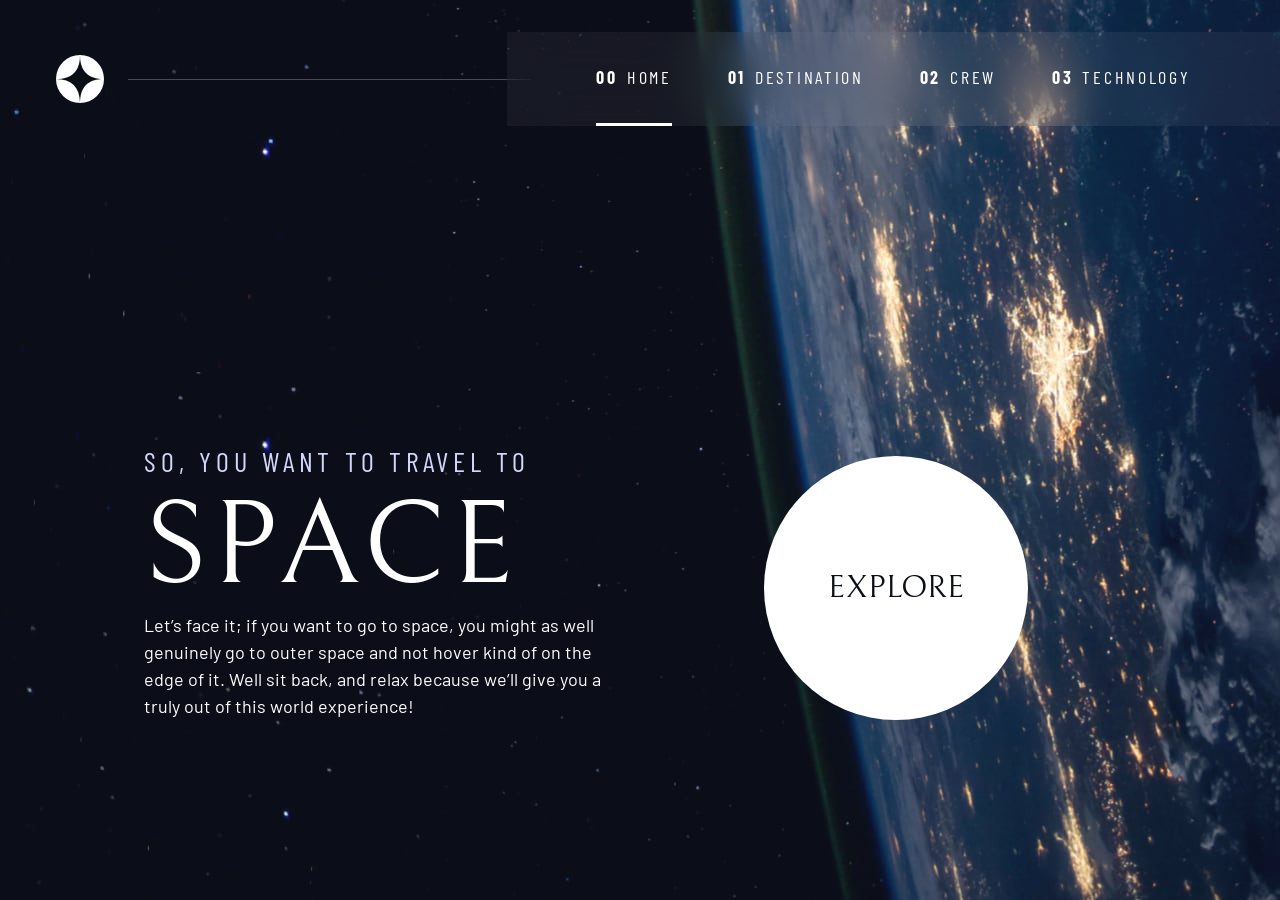
<file: index.html>
<!doctype html>
<html lang="en">
  <head>
    <meta charset="UTF-8" />
    <meta name="viewport" content="width=device-width, initial-scale=1.0" />

    <link
      rel="icon"
      type="image/png"
      sizes="32x32"
      href="./assets/favicon-32x32.png"
    />
    <!-- Google fonts -->
    <link rel="preconnect" href="https://fonts.googleapis.com" />
    <link rel="preconnect" href="https://fonts.gstatic.com" crossorigin />
    <link
      href="https://fonts.googleapis.com/css2?family=Barlow+Condensed:wght@400;700&family=Bellefair&family=Barlow:wght@400;700&display=swap"
      rel="stylesheet"
    />

    <!-- Custom CSS -->
    <link rel="stylesheet" href="index.css" />
    <title>Frontend Mentor | Space tourism website</title>

    <script src="index.js" defer></script>
  </head>
  <body class="home">
    <a class="skip-to-content" href="#main">Skip to content</a>
    <header class="primary-header flex">
      <div>
        <img
          src="./assets/shared/logo.svg"
          alt="Space Tourism Logo"
          class="logo"
        />
      </div>
      <button class="mobile-nav-toggle" aria-controls="primary-navigation">
        <span class="sr-only" aria-expanded="false">Menu</span>
      </button>
      <nav>
        <ul
          id="primary-navigation"
          data-visible="false"
          class="primary-navigation underline-indicators flex"
        >
          <li class="active">
            <a
              class="ff-sans-cond uppercase text-white letter-spacing-2"
              href="index.html"
              ><span aria-hidden="true">00</span>Home</a
            >
          </li>
          <li>
            <a
              class="ff-sans-cond uppercase text-white letter-spacing-2"
              href="destination.html"
              ><span aria-hidden="true">01</span>Destination</a
            >
          </li>
          <li>
            <a
              class="ff-sans-cond uppercase text-white letter-spacing-2"
              href="crew.html"
              ><span aria-hidden="true">02</span>Crew</a
            >
          </li>
          <li>
            <a
              class="ff-sans-cond uppercase text-white letter-spacing-2"
              href="technology.html"
              ><span aria-hidden="true">03</span>Technology</a
            >
          </li>
        </ul>
      </nav>
    </header>

    <main id="main" class="grid-container grid-container--home">
      <div>
        <h1 class="text-accent fs-500 ff-sans-cond uppercase letter-spacing-1">
          So, you want to travel to
          <span class="d-block fs-900 ff-serif text-white">Space</span>
        </h1>
        <p>
          Let’s face it; if you want to go to space, you might as well genuinely
          go to outer space and not hover kind of on the edge of it. Well sit
          back, and relax because we’ll give you a truly out of this world
          experience!
        </p>
      </div>
      <div>
        <a href="#" class="large-button uppercase ff-serif text-dark bg-white"
          >Explore</a
        >
      </div>
    </main>
  </body>
</html>
</file>
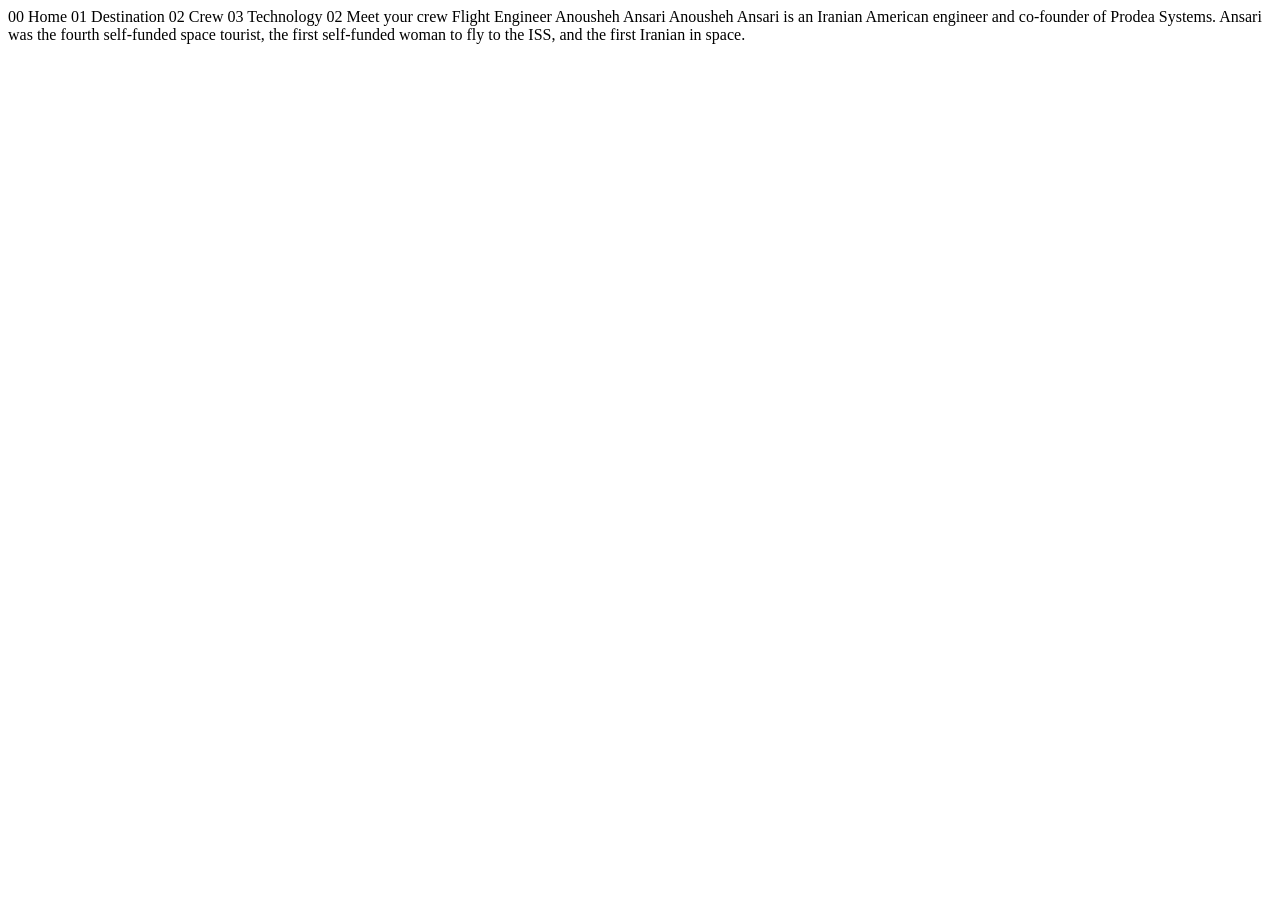
<file: crew-engineer.html>
<!DOCTYPE html>
<html lang="en">
<head>
  <meta charset="UTF-8">
  <meta name="viewport" content="width=device-width, initial-scale=1.0">

  <link rel="icon" type="image/png" sizes="32x32" href="./assets/favicon-32x32.png">
  
  <title>Frontend Mentor | Space tourism website</title>
</head>
<body>

  00 Home
  01 Destination
  02 Crew
  03 Technology

  02 Meet your crew

  Flight Engineer
  Anousheh Ansari

  Anousheh Ansari is an Iranian American engineer and co-founder of Prodea Systems. 
  Ansari was the fourth self-funded space tourist, the first self-funded woman to 
  fly to the ISS, and the first Iranian in space. 
</body>
</html>
</file>
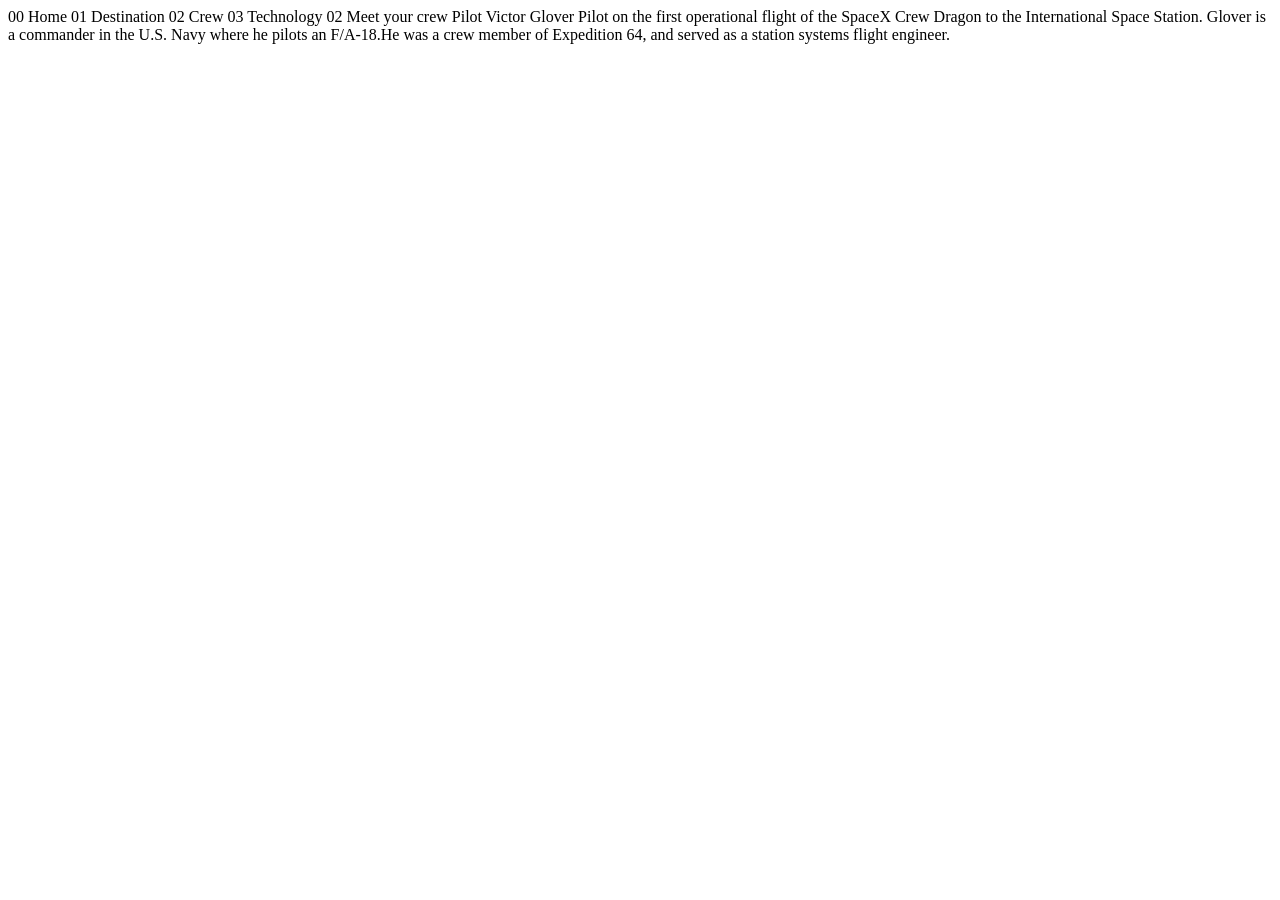
<file: crew-pilot.html>
<!DOCTYPE html>
<html lang="en">
<head>
  <meta charset="UTF-8">
  <meta name="viewport" content="width=device-width, initial-scale=1.0">

  <link rel="icon" type="image/png" sizes="32x32" href="./assets/favicon-32x32.png">
  
  <title>Frontend Mentor | Space tourism website</title>
</head>
<body>

  00 Home
  01 Destination
  02 Crew
  03 Technology

  02 Meet your crew

  Pilot
  Victor Glover

  Pilot on the first operational flight of the SpaceX Crew Dragon to the 
  International Space Station. Glover is a commander in the U.S. Navy where 
  he pilots an F/A-18.He was a crew member of Expedition 64, and served as a 
  station systems flight engineer. 
</body>
</html>
</file>
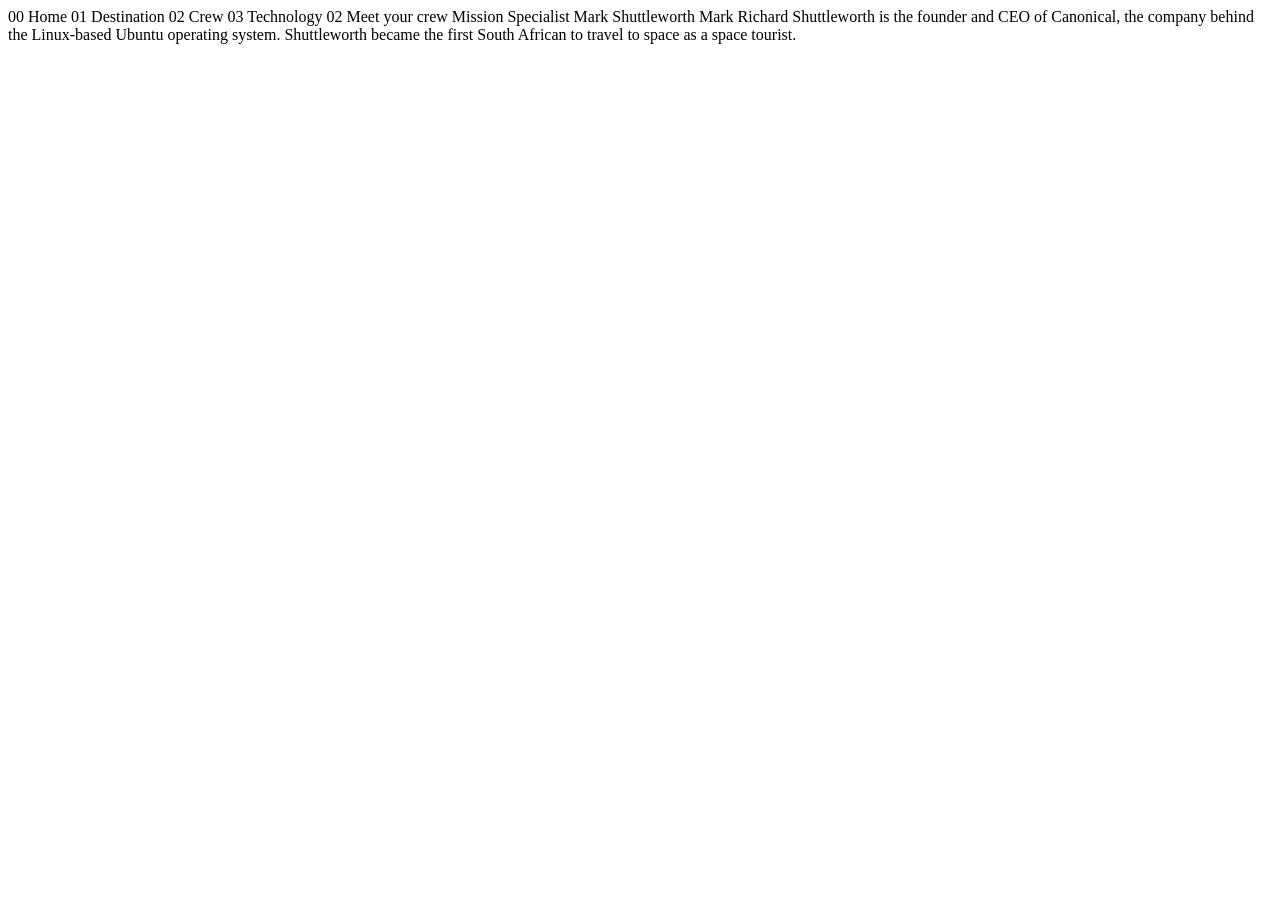
<file: crew-specialist.html>
<!DOCTYPE html>
<html lang="en">
<head>
  <meta charset="UTF-8">
  <meta name="viewport" content="width=device-width, initial-scale=1.0">

  <link rel="icon" type="image/png" sizes="32x32" href="./assets/favicon-32x32.png">
  
  <title>Frontend Mentor | Space tourism website</title>
</head>
<body>

  00 Home
  01 Destination
  02 Crew
  03 Technology

  02 Meet your crew

  Mission Specialist
  Mark Shuttleworth

  Mark Richard Shuttleworth is the founder and CEO of Canonical, the company behind 
  the Linux-based Ubuntu operating system. Shuttleworth became the first South 
  African to travel to space as a space tourist.
</body>
</html>
</file>
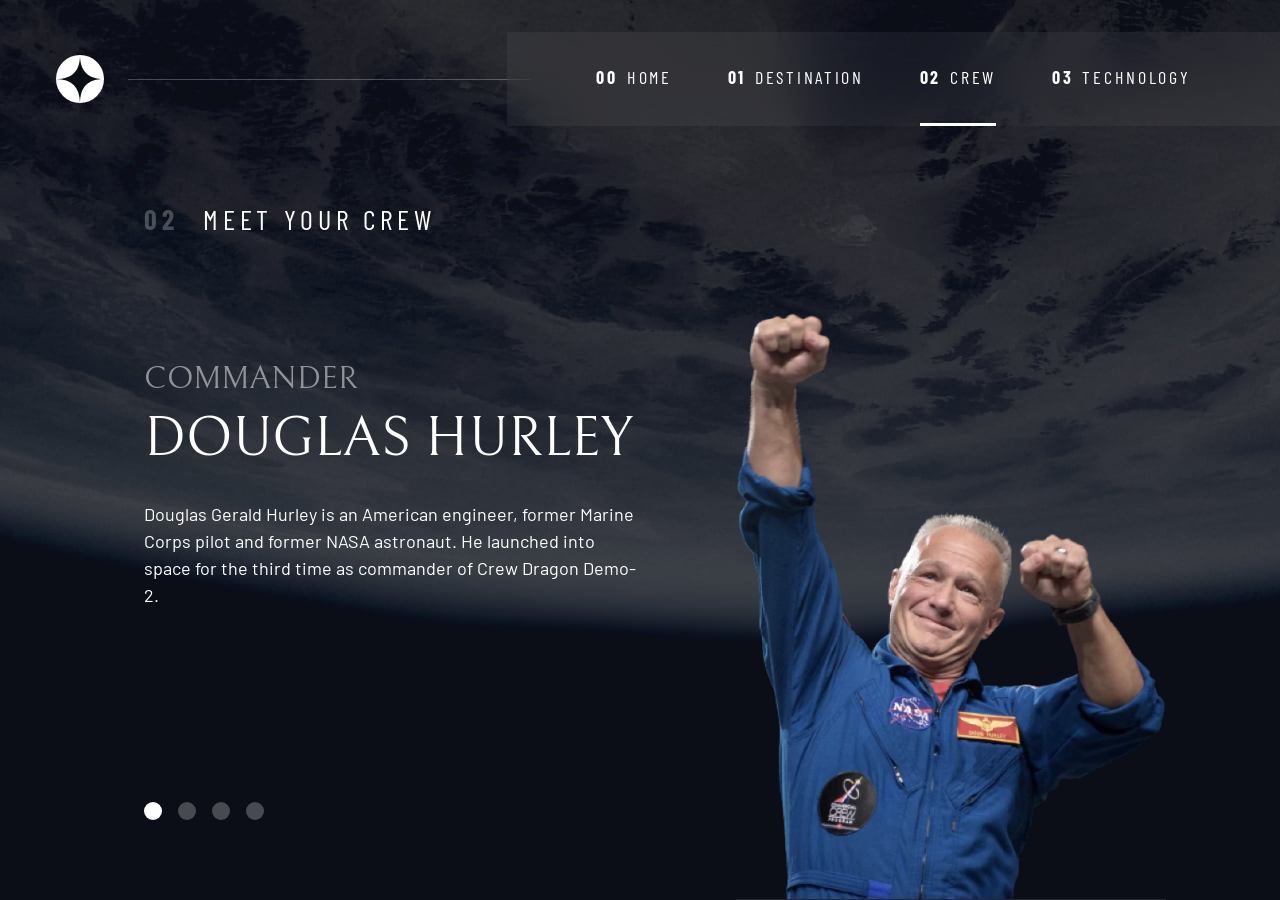
<file: crew.html>
<!doctype html>
<html lang="en">
  <head>
    <meta charset="UTF-8" />
    <meta name="viewport" content="width=device-width, initial-scale=1.0" />

    <link
      rel="icon"
      type="image/png"
      sizes="32x32"
      href="./assets/favicon-32x32.png"
    />
    <!-- Google fonts -->
    <link rel="preconnect" href="https://fonts.googleapis.com" />
    <link rel="preconnect" href="https://fonts.gstatic.com" crossorigin />
    <link
      href="https://fonts.googleapis.com/css2?family=Barlow+Condensed:wght@400;700&family=Bellefair&family=Barlow:wght@400;700&display=swap"
      rel="stylesheet"
    />

    <!-- Custom CSS -->
    <link rel="stylesheet" href="index.css" />
    <title>Frontend Mentor | Space tourism website</title>

    <script src="index.js" defer></script>
    <script src="tabs.js" defer></script>
  </head>

  <body class="crew">
    <a class="skip-to-content" href="#main">Skip to content</a>
    <header class="primary-header flex">
      <div>
        <img
          src="./assets/shared/logo.svg"
          alt="Space Tourism Logo"
          class="logo"
        />
      </div>
      <button class="mobile-nav-toggle" aria-controls="primary-navigation">
        <span class="sr-only" aria-expanded="false">Menu</span>
      </button>
      <nav>
        <ul
          id="primary-navigation"
          data-visible="false"
          class="primary-navigation underline-indicators flex"
        >
          <li>
            <a
              class="ff-sans-cond uppercase text-white letter-spacing-2"
              href="index.html"
              ><span aria-hidden="true">00</span>Home</a
            >
          </li>
          <li>
            <a
              class="ff-sans-cond uppercase text-white letter-spacing-2"
              href="destination.html"
              ><span aria-hidden="true">01</span>Destination</a
            >
          </li>
          <li class="active">
            <a
              class="ff-sans-cond uppercase text-white letter-spacing-2"
              href="crew.html"
              ><span aria-hidden="true">02</span>Crew</a
            >
          </li>
          <li>
            <a
              class="ff-sans-cond uppercase text-white letter-spacing-2"
              href="technology.html"
              ><span aria-hidden="true">03</span>Technology</a
            >
          </li>
        </ul>
      </nav>
    </header>

    <main id="main" class="grid-container grid-container--crew flow">
      <h1 class="numbered-title">
        <span aria-hidden="true">02</span> Meet your crew
      </h1>

      <div class="dot-indicators flex" role="tablist" aria-label="crew list">
        <button
          aria-selected="true"
          role="tab"
          aria-controls="commander-tab"
          tabindex="0"
          data-image="commander-image"
        >
          <span class="sr-only">The commander</span>
        </button>
        <button
          aria-selected="false"
          role="tab"
          aria-controls="specialist-tab"
          tabindex="-1"
          data-image="specialist-image"
        >
          <span class="sr-only">The mission specialist</span>
        </button>
        <button
          aria-selected="false"
          role="tab"
          aria-controls="pilot-tab"
          tabindex="-1"
          data-image="pilot-image"
        >
          <span class="sr-only">The pilot</span>
        </button>
        <button
          aria-selected="false"
          role="tab"
          aria-controls="engineer-tab"
          tabindex="-1"
          data-image="engineer-image"
        >
          <span class="sr-only">The crew engineer</span>
        </button>
      </div>

      <!-- Commander -->
      <article
        class="crew-details flow"
        id="commander-tab"
        tabindex="0"
        role="tabpanel"
      >
        <header class="flow flow--space-small">
          <h2 class="fs-600 ff-serif uppercase">Commander</h2>
          <p class="fs-700 uppercase ff-serif">Douglas Hurley</p>
        </header>
        <p>
          Douglas Gerald Hurley is an American engineer, former Marine Corps
          pilot and former NASA astronaut. He launched into space for the third
          time as commander of Crew Dragon Demo-2.
        </p>
      </article>

      <!-- Specialist -->
      <article
        hidden
        class="crew-details flow"
        id="specialist-tab"
        tabindex="0"
        role="tabpanel"
      >
        <header class="flow flow--space-small">
          <h2 class="fs-600 ff-serif uppercase">Mission Specialist</h2>
          <p class="fs-700 uppercase ff-serif">Mark Shuttleworth</p>
        </header>
        <p>
          Mark Richard Shuttleworth is the founder and CEO of Canonical, the
          company behind the Linux-based Ubuntu operating system. Shuttleworth
          became the first South African to travel to space as a space tourist.
        </p>
      </article>

      <!-- Pilot -->
      <article
        hidden
        class="crew-details flow"
        id="pilot-tab"
        tabindex="0"
        role="tabpanel"
      >
        <header class="flow flow--space-small">
          <h2 class="fs-600 ff-serif uppercase">Pilot</h2>
          <p class="fs-700 uppercase ff-serif">Victor Glover</p>
        </header>
        <p>
          Pilot on the first operational flight of the SpaceX Crew Dragon to the
          International Space Station. Glover is a commander in the U.S. Navy
          where he pilots an F/A-18.He was a crew member of Expedition 64, and
          served as a station systems flight engineer.
        </p>
      </article>

      <!-- Engineer -->
      <article
        hidden
        class="crew-details flow"
        id="engineer-tab"
        tabindex="0"
        role="tabpanel"
      >
        <header class="flow flow--space-small">
          <h2 class="fs-600 ff-serif uppercase">Flight Engineer</h2>
          <p class="fs-700 uppercase ff-serif">Anousheh Ansari</p>
        </header>
        <p>
          Anousheh Ansari is an Iranian American engineer and co-founder of
          Prodea Systems. Ansari was the fourth self-funded space tourist, the
          first self-funded woman to fly to the ISS, and the first Iranian in
          space.
        </p>
      </article>

      <picture id="commander-image" style="max-width: 430px;">
        <source
          srcset="./assets/crew/image-douglas-hurley.webp"
          type="image/webp"
        />
        <img
          src="./assets/crew/image-douglas-hurley.png"
          alt="Douglas Hurley"
        />
      </picture>
      <picture id="specialist-image" style="max-width: 395px;" hidden>
        <source
          srcset="./assets/crew/image-mark-shuttleworth.webp"
          type="image/webp"
        />
        <img
          src="./assets/crew/image-mark-shuttleworth.png"
          alt="Mark Shuttleworth"
        />
      </picture>
      <picture id="pilot-image" style="max-width: 500px" hidden>
        <source
          srcset="./assets/crew/image-victor-glover.webp"
          type="image/webp"
        />
        <img src="./assets/crew/image-victor-glover.png" alt="Victor Glover" />
      </picture>
      <picture id="engineer-image" style="max-width: 559px;" hidden>
        <source
          srcset="./assets/crew/image-anousheh-ansari.webp"
          type="image/webp"
        />
        <img
          src="./assets/crew/image-anousheh-ansari.png"
          alt="Anousheh Ansari"
        />
      </picture>
    </main>
  </body>
</html>
</file>
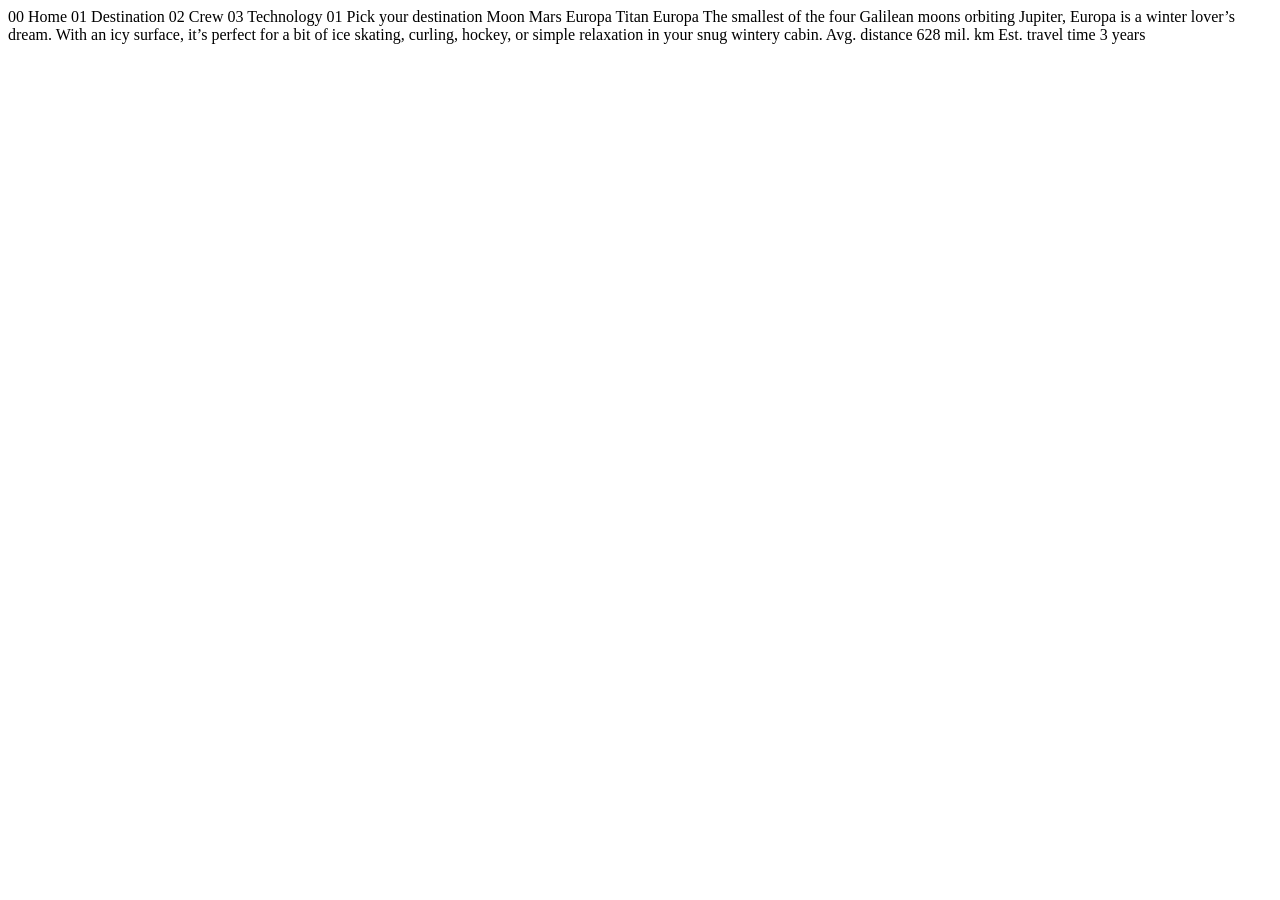
<file: destination-europa.html>
<!DOCTYPE html>
<html lang="en">
<head>
  <meta charset="UTF-8">
  <meta name="viewport" content="width=device-width, initial-scale=1.0">

  <link rel="icon" type="image/png" sizes="32x32" href="./assets/favicon-32x32.png">
  
  <title>Frontend Mentor | Space tourism website</title>
</head>
<body>

  00 Home
  01 Destination
  02 Crew
  03 Technology

  01 Pick your destination

  Moon
  Mars
  Europa
  Titan

  Europa

  The smallest of the four Galilean moons orbiting Jupiter, Europa is a 
  winter lover’s dream. With an icy surface, it’s perfect for a bit of 
  ice skating, curling, hockey, or simple relaxation in your snug 
  wintery cabin.

  Avg. distance
  628 mil. km

  Est. travel time
  3 years
</body>
</html>
</file>
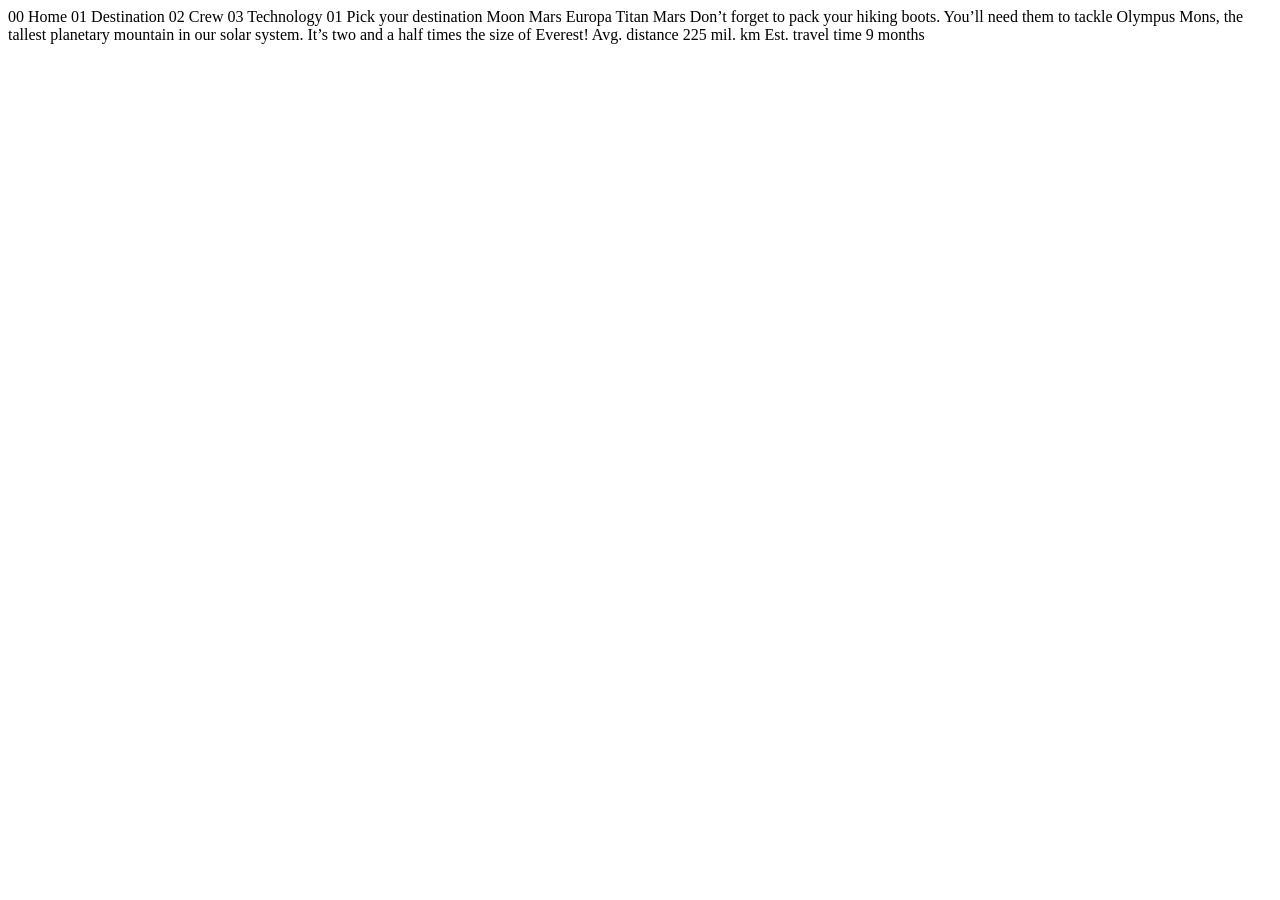
<file: destination-mars.html>
<!DOCTYPE html>
<html lang="en">
<head>
  <meta charset="UTF-8">
  <meta name="viewport" content="width=device-width, initial-scale=1.0">

  <link rel="icon" type="image/png" sizes="32x32" href="./assets/favicon-32x32.png">
  
  <title>Frontend Mentor | Space tourism website</title>
</head>
<body>

  00 Home
  01 Destination
  02 Crew
  03 Technology

  01 Pick your destination

  Moon
  Mars
  Europa
  Titan

  Mars

  Don’t forget to pack your hiking boots. You’ll need them to tackle Olympus Mons, 
  the tallest planetary mountain in our solar system. It’s two and a half times 
  the size of Everest!

  Avg. distance
  225 mil. km

  Est. travel time
  9 months
</body>
</html>
</file>
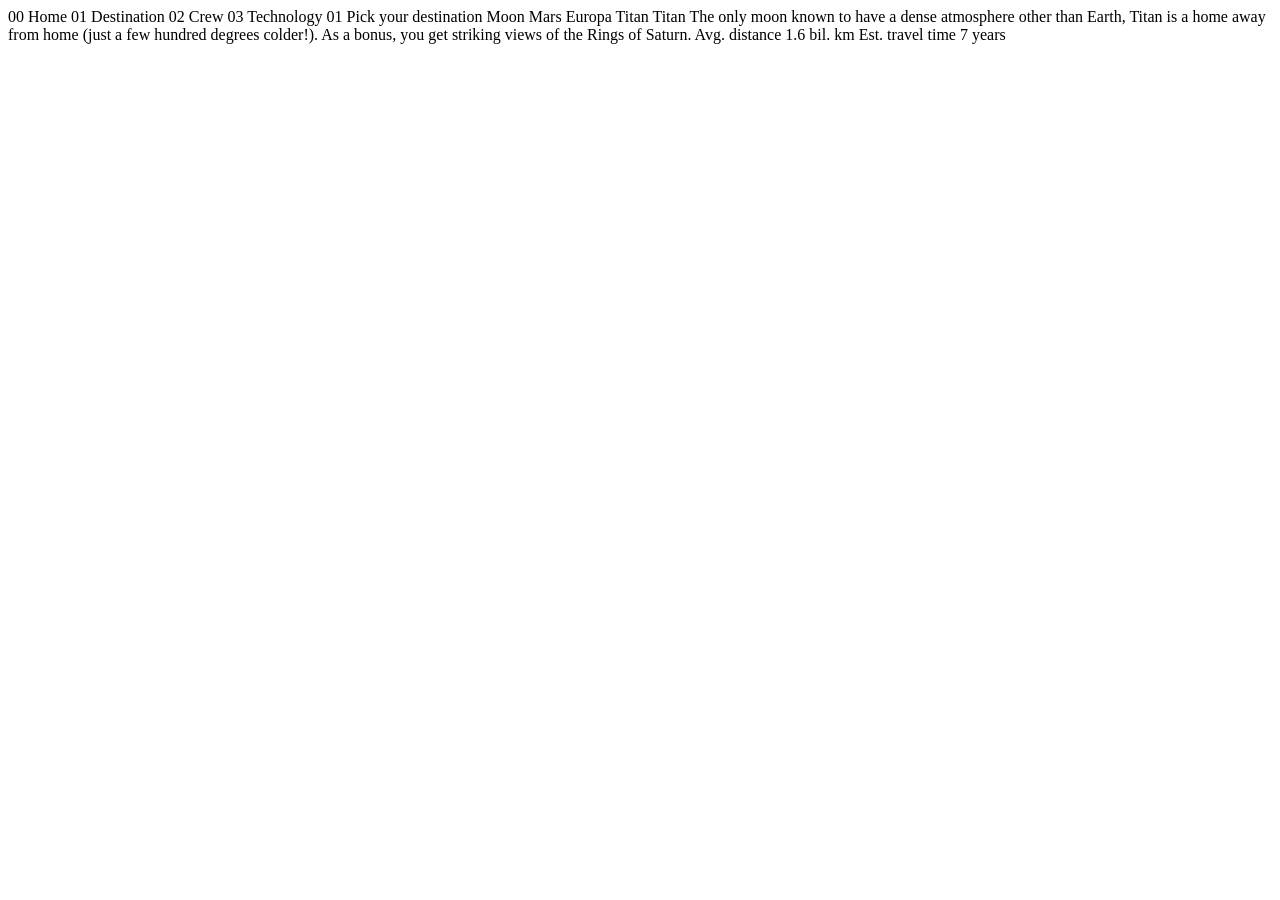
<file: destination-titan.html>
<!DOCTYPE html>
<html lang="en">
<head>
  <meta charset="UTF-8">
  <meta name="viewport" content="width=device-width, initial-scale=1.0">

  <link rel="icon" type="image/png" sizes="32x32" href="./assets/favicon-32x32.png">
  
  <title>Frontend Mentor | Space tourism website</title>
</head>
<body>

  00 Home
  01 Destination
  02 Crew
  03 Technology

  01 Pick your destination

  Moon
  Mars
  Europa
  Titan

  Titan

  The only moon known to have a dense atmosphere other than Earth, Titan 
  is a home away from home (just a few hundred degrees colder!). As a 
  bonus, you get striking views of the Rings of Saturn.

  Avg. distance
  1.6 bil. km

  Est. travel time
  7 years
</body>
</html>
</file>
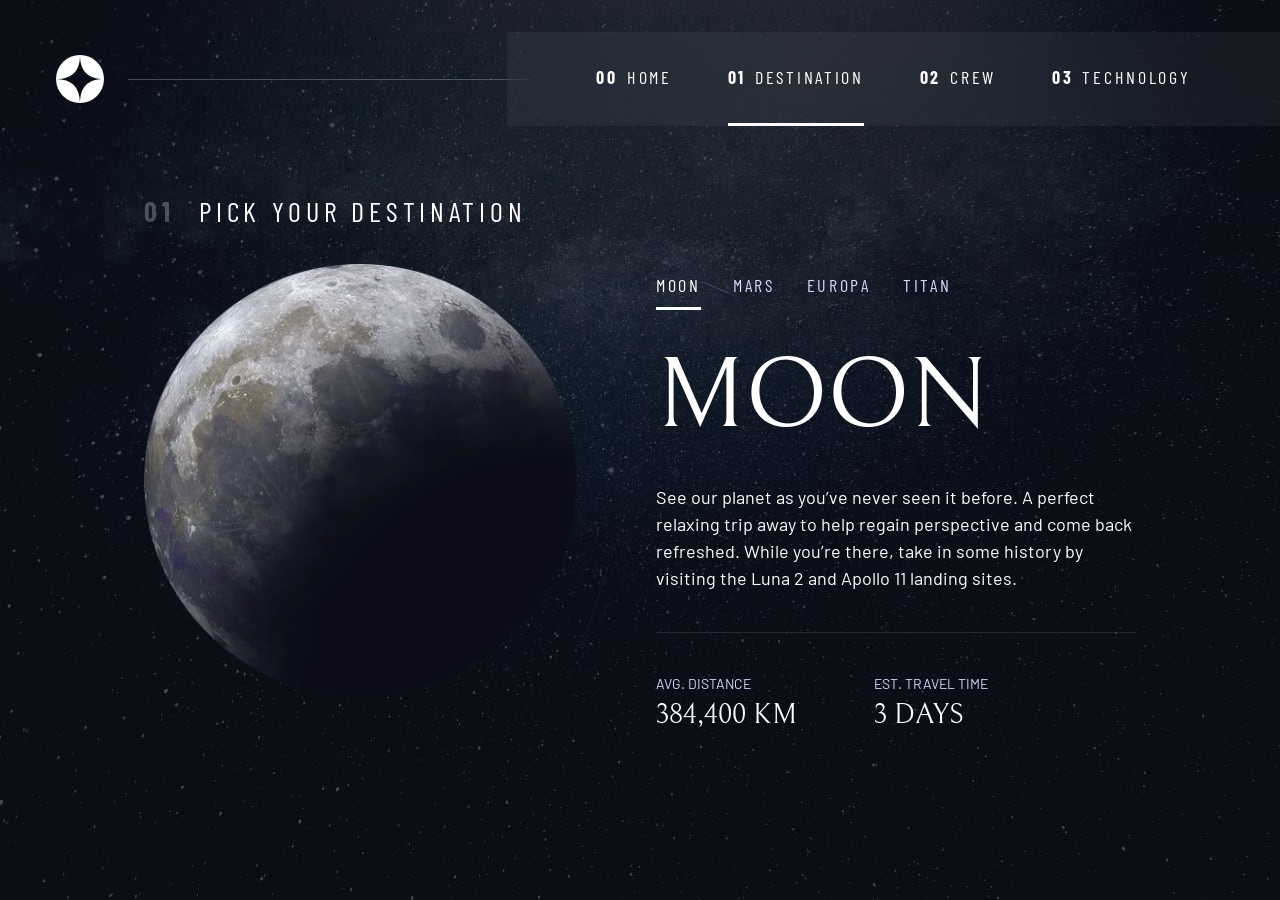
<file: destination.html>
<!doctype html>
<html lang="en">
  <head>
    <meta charset="UTF-8" />
    <meta name="viewport" content="width=device-width, initial-scale=1.0" />

    <link
      rel="icon"
      type="image/png"
      sizes="32x32"
      href="./assets/favicon-32x32.png"
    />
    <!-- Google fonts -->
    <link rel="preconnect" href="https://fonts.googleapis.com" />
    <link rel="preconnect" href="https://fonts.gstatic.com" crossorigin />
    <link
      href="https://fonts.googleapis.com/css2?family=Barlow+Condensed:wght@400;700&family=Bellefair&family=Barlow:wght@400;700&display=swap"
      rel="stylesheet"
    />

    <!-- Custom CSS -->
    <link rel="stylesheet" href="index.css" />
    <title>Frontend Mentor | Space tourism website</title>

    <script src="index.js" defer></script>
    <script src="tabs.js" defer></script>
  </head>

  <body class="destination">
    <a class="skip-to-content" href="#main">Skip to content</a>
    <header class="primary-header flex">
      <div>
        <img
          src="./assets/shared/logo.svg"
          alt="Space Tourism Logo"
          class="logo"
        />
      </div>
      <button class="mobile-nav-toggle" aria-controls="primary-navigation">
        <span class="sr-only" aria-expanded="false">Menu</span>
      </button>
      <nav>
        <ul
          id="primary-navigation"
          data-visible="false"
          class="primary-navigation underline-indicators flex"
        >
          <li>
            <a
              class="ff-sans-cond uppercase text-white letter-spacing-2"
              href="index.html"
              ><span aria-hidden="true">00</span>Home</a
            >
          </li>
          <li class="active">
            <a
              class="ff-sans-cond uppercase text-white letter-spacing-2"
              href="destination.html"
              ><span aria-hidden="true">01</span>Destination</a
            >
          </li>
          <li>
            <a
              class="ff-sans-cond uppercase text-white letter-spacing-2"
              href="crew.html"
              ><span aria-hidden="true">02</span>Crew</a
            >
          </li>
          <li>
            <a
              class="ff-sans-cond uppercase text-white letter-spacing-2"
              href="technology.html"
              ><span aria-hidden="true">03</span>Technology</a
            >
          </li>
        </ul>
      </nav>
    </header>

    <main id="main" class="grid-container grid-container--destination flow">
      <h1 class="numbered-title">
        <span aria-hidden="true">01</span> Pick your destination
      </h1>

      <picture id="moon-image">
        <source
          srcset="./assets/destination/image-moon.webp"
          type="image/webp"
        />
        <img src="./assets/destination/image-moon.png" alt="The Moon" />
      </picture>
      <picture id="mars-image" hidden>
        <source
          srcset="./assets/destination/image-mars.webp"
          type="image/webp"
        />
        <img src="./assets/destination/image-mars.png" alt="The Planet Mars" />
      </picture>
      <picture id="europa-image" hidden>
        <source
          srcset="./assets/destination/image-europa.webp"
          type="image/webp"
        />
        <img
          src="./assets/destination/image-europa.png"
          alt="The Planet Europa"
        />
      </picture>
      <picture id="titan-image" hidden>
        <source
          srcset="./assets/destination/image-titan.webp"
          type="image/webp"
        />
        <img src="./assets/destination/image-titan.png" alt="The Moon Titan" />
      </picture>

      <div
        class="tab-list underline-indicators flex"
        role="tablist"
        aria-label="destination list"
      >
        <button
          aria-selected="true"
          role="tab"
          aria-controls="moon-tab"
          class="uppercase ff-sans-cond text-accent letter-spacing-2"
          tabindex="0"
          data-image="moon-image"
        >
          Moon
        </button>
        <button
          aria-selected="false"
          role="tab"
          aria-controls="mars-tab"
          class="uppercase ff-sans-cond text-accent letter-spacing-2"
          tabindex="-1"
          data-image="mars-image"
        >
          Mars
        </button>
        <button
          aria-selected="false"
          role="tab"
          aria-controls="europa-tab"
          class="uppercase ff-sans-cond text-accent letter-spacing-2"
          tabindex="-1"
          data-image="europa-image"
        >
          Europa
        </button>
        <button
          aria-selected="false"
          role="tab"
          aria-controls="titan-tab"
          class="uppercase ff-sans-cond text-accent letter-spacing-2"
          tabindex="-1"
          data-image="titan-image"
        >
          Titan
        </button>
      </div>

      <!-- The Moon -->
      <article
        class="destination-info flow"
        id="moon-tab"
        tabindex="0"
        role="tabpanel"
      >
        <h2 class="fs-800 ff-serif uppercase">Moon</h2>

        <p>
          See our planet as you’ve never seen it before. A perfect relaxing trip
          away to help regain perspective and come back refreshed. While you’re
          there, take in some history by visiting the Luna 2 and Apollo 11
          landing sites.
        </p>

        <div class="destination-meta flex">
          <div>
            <h3 class="fs-200 uppercase text-accent">Avg. distance</h3>
            <p class="ff-serif uppercase">384,400 km</p>
          </div>

          <div>
            <h3 class="fs-200 uppercase text-accent">Est. travel time</h3>
            <p class="ff-serif uppercase">3 days</p>
          </div>
        </div>
      </article>

      <!-- Mars -->
      <article
        hidden
        class="destination-info flow"
        id="mars-tab"
        tabindex="0"
        role="tabpanel"
      >
        <h2 class="fs-800 ff-serif uppercase">Mars</h2>

        <p>
          Don’t forget to pack your hiking boots. You’ll need them to tackle
          Olympus Mons, the tallest planetary mountain in our solar system. It’s
          two and a half times the size of Everest!
        </p>

        <div class="destination-meta flex">
          <div>
            <h3 class="fs-200 uppercase text-accent">Avg. distance</h3>
            <p class="ff-serif uppercase">225 mil. km</p>
          </div>

          <div>
            <h3 class="fs-200 uppercase text-accent">Est. travel time</h3>
            <p class="ff-serif uppercase">9 months</p>
          </div>
        </div>
      </article>

      <!-- Europa -->
      <article
        hidden
        class="destination-info flow"
        id="europa-tab"
        tabindex="0"
        role="tabpanel"
      >
        <h2 class="fs-800 ff-serif uppercase">Europa</h2>

        <p>
          The smallest of the four Galilean moons orbiting Jupiter, Europa is a
          winter lover’s dream. With an icy surface, it’s perfect for a bit of
          ice skating, curling, hockey, or simple relaxation in your snug
          wintery cabin.
        </p>

        <div class="destination-meta flex">
          <div>
            <h3 class="fs-200 uppercase text-accent">Avg. distance</h3>
            <p class="ff-serif uppercase">628 mil. km</p>
          </div>

          <div>
            <h3 class="fs-200 uppercase text-accent">Est. travel time</h3>
            <p class="ff-serif uppercase">3 years</p>
          </div>
        </div>
      </article>

      <!-- Titan -->
      <article
        hidden
        class="destination-info flow"
        id="titan-tab"
        tabindex="0"
        role="tabpanel"
      >
        <h2 class="fs-800 ff-serif uppercase">Titan</h2>

        <p>
          The only moon known to have a dense atmosphere other than Earth, Titan
          is a home away from home (just a few hundred degrees colder!). As a
          bonus, you get striking views of the Rings of Saturn.
        </p>

        <div class="destination-meta flex">
          <div>
            <h3 class="fs-200 uppercase text-accent">Avg. distance</h3>
            <p class="ff-serif uppercase">1.6 bil. km</p>
          </div>

          <div>
            <h3 class="fs-200 uppercase text-accent">Est. travel time</h3>
            <p class="ff-serif uppercase">7 years</p>
          </div>
        </div>
      </article>
    </main>
  </body>
</html>
</file>
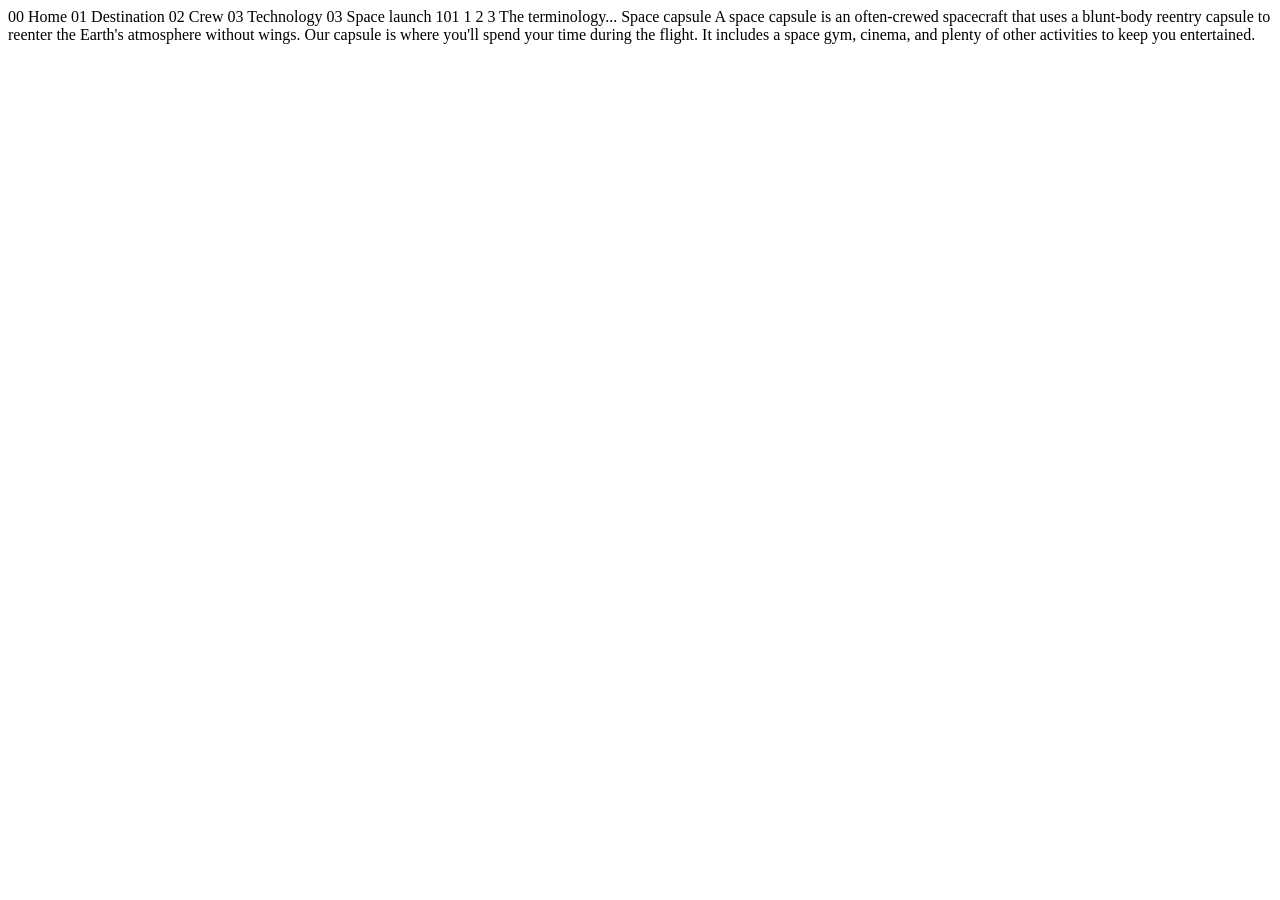
<file: technology-capsule.html>
<!DOCTYPE html>
<html lang="en">
<head>
  <meta charset="UTF-8">
  <meta name="viewport" content="width=device-width, initial-scale=1.0">

  <link rel="icon" type="image/png" sizes="32x32" href="./assets/favicon-32x32.png">
  
  <title>Frontend Mentor | Space tourism website</title>
</head>
<body>

  00 Home
  01 Destination
  02 Crew
  03 Technology

  03 Space launch 101

  1
  2
  3

  The terminology...
  Space capsule

  A space capsule is an often-crewed spacecraft that uses a blunt-body reentry 
  capsule to reenter the Earth's atmosphere without wings. Our capsule is where 
  you'll spend your time during the flight. It includes a space gym, cinema, 
  and plenty of other activities to keep you entertained.
</body>
</html>
</file>
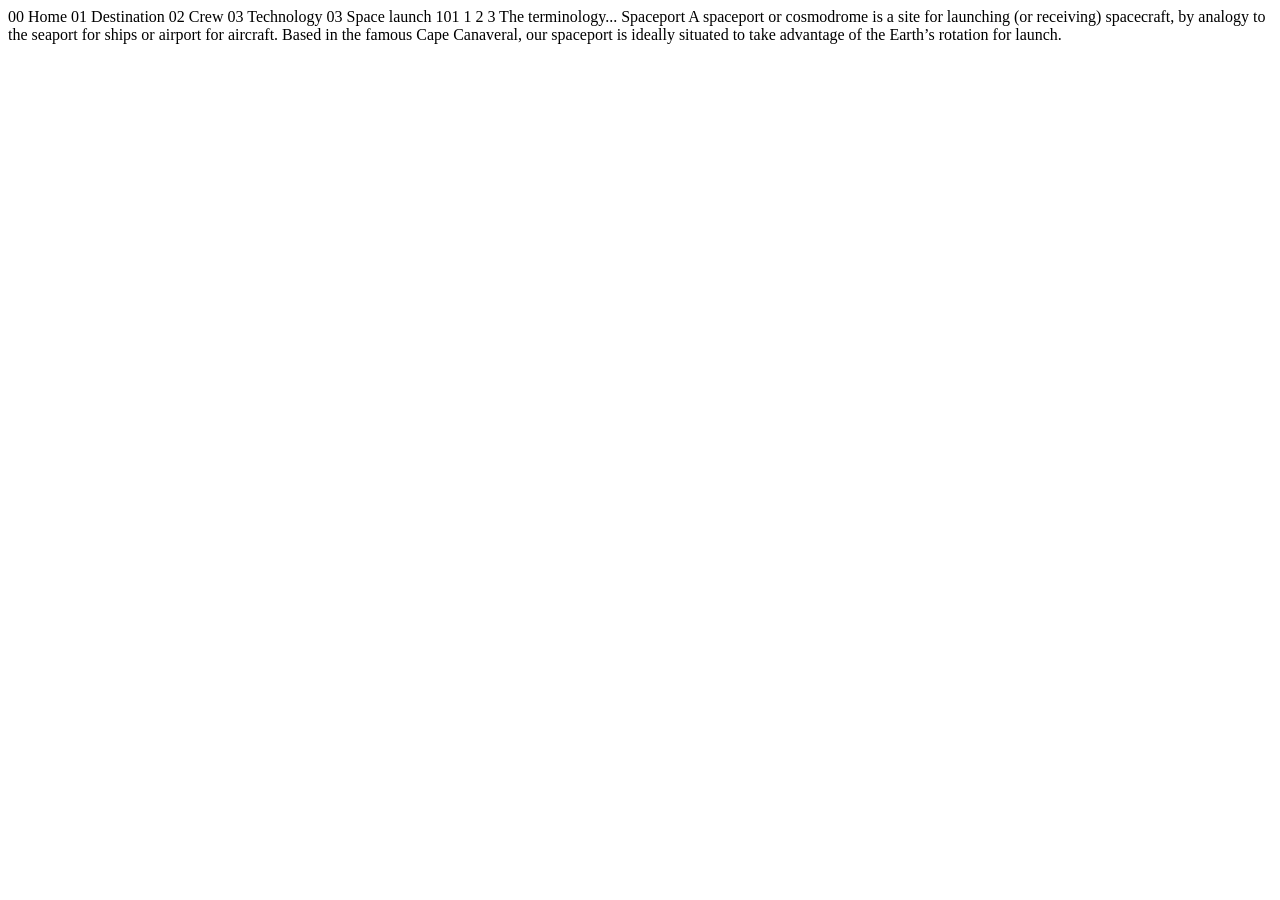
<file: technology-spaceport.html>
<!DOCTYPE html>
<html lang="en">
<head>
  <meta charset="UTF-8">
  <meta name="viewport" content="width=device-width, initial-scale=1.0">

  <link rel="icon" type="image/png" sizes="32x32" href="./assets/favicon-32x32.png">
  
  <title>Frontend Mentor | Space tourism website</title>
</head>
<body>

  00 Home
  01 Destination
  02 Crew
  03 Technology

  03 Space launch 101

  1
  2
  3

  The terminology...
  Spaceport

  A spaceport or cosmodrome is a site for launching (or receiving) spacecraft, 
  by analogy to the seaport for ships or airport for aircraft. Based in the 
  famous Cape Canaveral, our spaceport is ideally situated to take advantage 
  of the Earth’s rotation for launch.
</body>
</html>
</file>
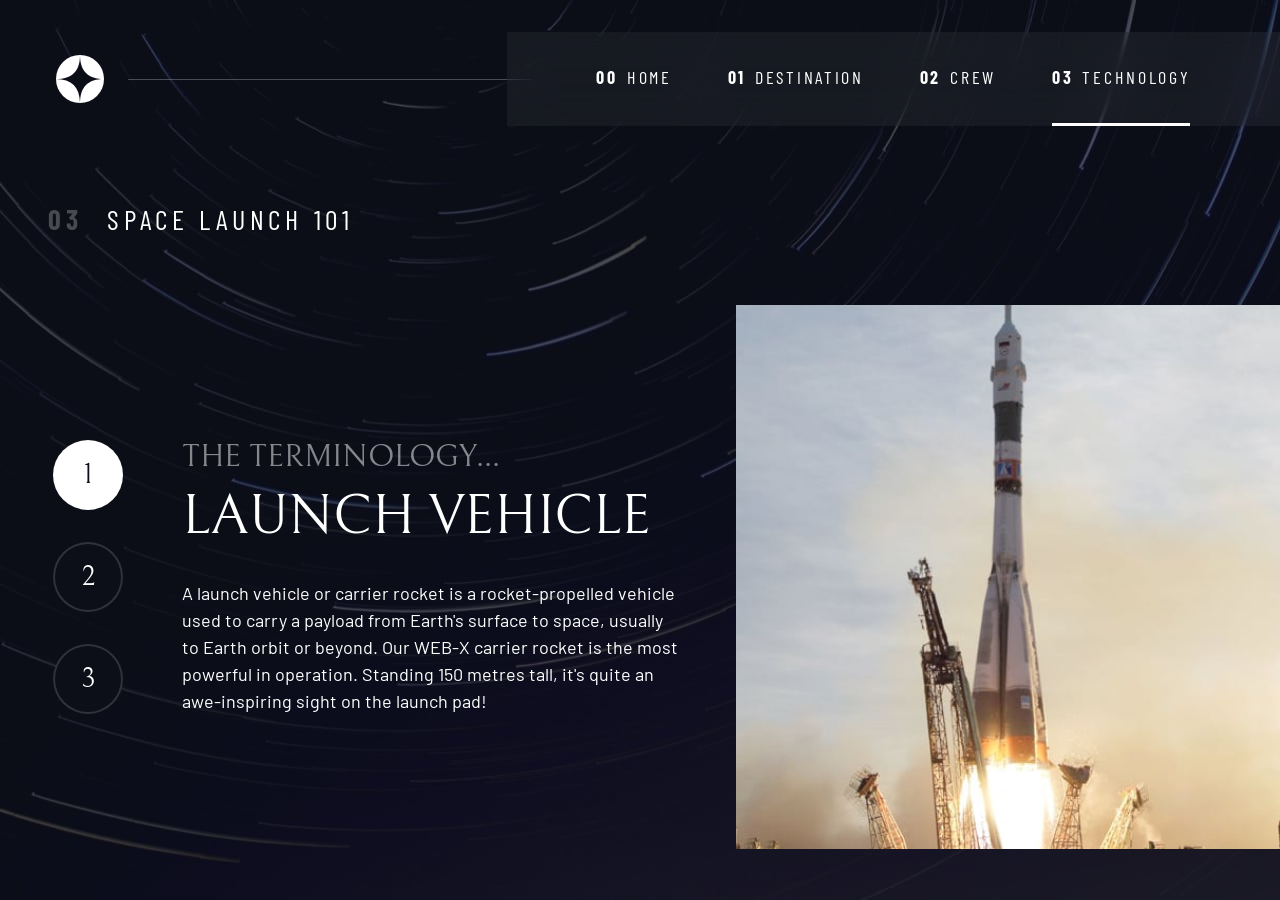
<file: technology.html>
<!doctype html>
<html lang="en">
  <head>
    <meta charset="UTF-8" />
    <meta name="viewport" content="width=device-width, initial-scale=1.0" />

    <link
      rel="icon"
      type="image/png"
      sizes="32x32"
      href="./assets/favicon-32x32.png"
    />
    <!-- Google fonts -->
    <link rel="preconnect" href="https://fonts.googleapis.com" />
    <link rel="preconnect" href="https://fonts.gstatic.com" crossorigin />
    <link
      href="https://fonts.googleapis.com/css2?family=Barlow+Condensed:wght@400;700&family=Bellefair&family=Barlow:wght@400;700&display=swap"
      rel="stylesheet"
    />

    <!-- Custom CSS -->
    <link rel="stylesheet" href="index.css" />
    <title>Frontend Mentor | Space tourism website</title>

    <script src="index.js" defer></script>
    <script src="tabs.js" defer></script>
  </head>

  <body class="technology">
    <a class="skip-to-content" href="#main">Skip to content</a>
    <header class="primary-header flex">
      <div>
        <img
          src="./assets/shared/logo.svg"
          alt="Space Tourism Logo"
          class="logo"
        />
      </div>
      <button class="mobile-nav-toggle" aria-controls="primary-navigation">
        <span class="sr-only" aria-expanded="false">Menu</span>
      </button>
      <nav>
        <ul
          id="primary-navigation"
          data-visible="false"
          class="primary-navigation underline-indicators flex"
        >
          <li>
            <a
              class="ff-sans-cond uppercase text-white letter-spacing-2"
              href="index.html"
              ><span aria-hidden="true">00</span>Home</a
            >
          </li>
          <li>
            <a
              class="ff-sans-cond uppercase text-white letter-spacing-2"
              href="destination.html"
              ><span aria-hidden="true">01</span>Destination</a
            >
          </li>
          <li>
            <a
              class="ff-sans-cond uppercase text-white letter-spacing-2"
              href="crew.html"
              ><span aria-hidden="true">02</span>Crew</a
            >
          </li>
          <li class="active">
            <a
              class="ff-sans-cond uppercase text-white letter-spacing-2"
              href="technology.html"
              ><span aria-hidden="true">03</span>Technology</a
            >
          </li>
        </ul>
      </nav>
    </header>

    <main id="main" class="grid-container grid-container--technology flow">
      <h1 class="numbered-title">
        <span aria-hidden="true">03</span> Space launch 101
      </h1>

      <picture id="vehicle-image">
        <source
          srcset="./assets/technology/image-launch-vehicle-landscape.jpg"
          media="(min-width: 35em) and (max-width: 44.999em)"
        />
        <img
          src="./assets/technology/image-launch-vehicle-portrait.jpg"
          alt="Launch Vehicle"
        />
      </picture>

      <picture id="spaceport-image" hidden>
        <source
          srcset="./assets/technology/image-spaceport-landscape.jpg"
          media="(min-width: 35em) and (max-width: 44.999em)"
        />
        <img
          src="./assets/technology/image-spaceport-portrait.jpg"
          alt="Spaceport"
        />
      </picture>

      <picture id="capsule-image" hidden>
        <source
          srcset="./assets/technology/image-space-capsule-landscape.jpg"
          media="(min-width: 35em) and (max-width: 44.999em)"
        />
        <img
          src="./assets/technology/image-space-capsule-portrait.jpg"
          alt="Space Capsule"
        />
      </picture>

      <div
        class="number-indicators"
        role="tablist"
        aria-label="technology list"
      >
        <button
          aria-selected="true"
          role="tab"
          aria-controls="vehicle-tab"
          tabindex="0"
          data-image="vehicle-image"
          class="ff-serif fs-500"
        >
          1
        </button>
        <button
          aria-selected="false"
          role="tab"
          aria-controls="spaceport-tab"
          tabindex="0"
          data-image="spaceport-image"
          class="ff-serif fs-500"
        >
          2
        </button>
        <button
          aria-selected="false"
          role="tab"
          aria-controls="capsule-tab"
          tabindex="0"
          data-image="capsule-image"
          class="ff-serif fs-500"
        >
          3
        </button>
      </div>

      <!-- Launch Vehicle-->
      <article
        class="technology-info flow"
        id="vehicle-tab"
        tabindex="0"
        role="tabpanel"
      >
        <header class="flow flow--space-small">
          <h2 class="fs-600 ff-serif uppercase">The terminology...</h2>
          <p class="fs-700 uppercase ff-serif">Launch vehicle</p>
        </header>

        <p>
          A launch vehicle or carrier rocket is a rocket-propelled vehicle used
          to carry a payload from Earth's surface to space, usually to Earth
          orbit or beyond. Our WEB-X carrier rocket is the most powerful in
          operation. Standing 150 metres tall, it's quite an awe-inspiring sight
          on the launch pad!
        </p>
      </article>

      <!-- Spaceport -->
      <article
        hidden
        class="technology-info flow"
        id="spaceport-tab"
        tabindex="0"
        role="tabpanel"
      >
        <header class="flow flow--space-small">
          <h2 class="fs-600 ff-serif uppercase">The terminology...</h2>
          <p class="fs-700 uppercase ff-serif">Spaceport</p>
        </header>

        <p>
          A spaceport or cosmodrome is a site for launching (or receiving)
          spacecraft, by analogy to the seaport for ships or airport for
          aircraft. Based in the famous Cape Canaveral, our spaceport is ideally
          situated to take advantage of the Earth’s rotation for launch.
        </p>
      </article>

      <!-- Space Capsule -->
      <article
        hidden
        class="technology-info flow"
        id="capsule-tab"
        tabindex="0"
        role="tabpanel"
      >
        <header class="flow flow--space-small">
          <h2 class="fs-600 ff-serif uppercase">The terminology...</h2>
          <p class="fs-700 uppercase ff-serif">Space capsule</p>
        </header>

        <p>
          A space capsule is an often-crewed spacecraft that uses a blunt-body
          reentry capsule to reenter the Earth's atmosphere without wings. Our
          capsule is where you'll spend your time during the flight. It includes
          a space gym, cinema, and plenty of other activities to keep you
          entertained.
        </p>
      </article>
    </main>
  </body>
</html>
</file>
<file: index.css>
/* ------------------- */
/* Custom Properties   */
/* ------------------- */

:root {
  /* Colors */
  --clr-dark: 230 35% 7%;
  --clr-light: 231 77% 90%;
  --clr-white: 0 0% 100%;
  /* Font Sizes */
  --fs-900: clamp(5rem, 8vw + 1rem, 9.375rem);
  --fs-800: 3.5rem;
  --fs-700: 1.5rem;
  --fs-600: 1rem;
  --fs-500: 1rem;
  --fs-400: 0.9375rem;
  --fs-300: 1rem;
  --fs-200: 0.875rem;

  /* Font Families */
  --ff-serif: "Bellefair", serif;
  --ff-sans-cond: "Barlow Condensed", sans-serif;
  --ff-sans-normal: "Barlow", sans-serif;
}

@media (min-width: 35em) {
  :root {
    --fs-800: 5rem;
    --fs-700: 2.5rem;
    --fs-600: 1.5rem;
    --fs-500: 1.25rem;
    --fs-400: 1rem;
  }
}

@media (min-width: 45em) {
  :root {
    /* font-sizes */
    --fs-800: 6.25rem;
    --fs-700: 3.5rem;
    --fs-600: 2rem;
    --fs-500: 1.75rem;
    --fs-400: 1.125rem;
  }
}

/* ------------------- */
/* Reset               */
/* ------------------- */

/* Box sizing */
*,
*::before,
*::after {
  box-sizing: border-box;
}

/* reset margins */
body,
h1,
h2,
h3,
h4,
h5,
p,
figure,
picture {
  margin: 0;
}

h1,
h2,
h3,
h4,
h5,
h6,
p {
  font-weight: 400;
}

/* set up the body */
body {
  font-family: var(--ff-sans-normal);
  font-size: var(--fs-400);
  color: hsl(var(--clr-white));
  background-color: hsl(var(--clr-dark));
  line-height: 1.5;
  min-height: 100vh;
  display: grid;
  grid-template-rows: min-content 1fr;
  overflow-x: hidden;
}

/* make images easier to work with */
img {
  max-width: 100%;
  display: block;
}

/* make form elements easier to work with */
input,
button,
textarea,
select {
  font: inherit;
}

/* remove animations for people who've turned them off */
@media (prefers-reduced-motion: reduce) {
  *,
  *::before,
  *::after {
    animation-duration: 0.01ms !important;
    animation-iteration-count: 1 !important;
    transition-duration: 0.01ms !important;
    scroll-behavior: auto !important;
  }
}

/* ------------------- */
/* Utility Classes     */
/* ------------------- */

.flex {
  display: flex;
  gap: var(--gap, 1rem);
}

.grid {
  display: grid;
  gap: var(--gap, 1rem);
}

.d-block {
  display: block;
}

.flow > * + * {
  margin-top: var(--flow-space, 1rem);
}

.flow--space-small {
  --flow-space: 0.75rem;
}

.container {
  padding-inline: 2em;
  margin-inline: auto;
  max-width: 80rem;
}

/* for screen readers */
.sr-only {
  position: absolute;
  width: 1px;
  height: 1px;
  padding: 0;
  margin: -1px;
  overflow: hidden;
  clip: rect(0, 0, 0, 0);
  white-space: nowrap; /* added line */
  border: 0;
}

.skip-to-content {
  position: absolute;
  z-index: 9999;
  background: hsl(var(--clr-white));
  color: hsl(var(--clr-dark));
  padding: 0.5em 1em;
  margin-inline: auto;
  transform: translateY(-100%);
  transition: transform 250ms ease-in;
}

.skip-to-content:focus {
  transform: translateY(0);
}

/* Colors */

.bg-dark {
  background-color: hsl(var(--clr-dark));
}
.bg-accent {
  background-color: hsl(var(--clr-light));
}
.bg-white {
  background-color: hsl(var(--clr-white));
}

.text-dark {
  color: hsl(var(--clr-dark));
}
.text-accent {
  color: hsl(var(--clr-light));
}
.text-white {
  color: hsl(var(--clr-white));
}

/* Typography */

.ff-serif {
  font-family: var(--ff-serif);
}
.ff-sans-cond {
  font-family: var(--ff-sans-cond);
}
.ff-sans-normal {
  font-family: var(--ff-sans-normal);
}

.letter-spacing-1 {
  letter-spacing: 4.75px;
}
.letter-spacing-2 {
  letter-spacing: 2.7px;
}
.letter-spacing-3 {
  letter-spacing: 2.35px;
}

.uppercase {
  text-transform: uppercase;
}

.fs-900 {
  font-size: var(--fs-900);
}
.fs-800 {
  font-size: var(--fs-800);
}
.fs-700 {
  font-size: var(--fs-700);
}
.fs-600 {
  font-size: var(--fs-600);
}
.fs-500 {
  font-size: var(--fs-500);
}
.fs-400 {
  font-size: var(--fs-400);
}
.fs-300 {
  font-size: var(--fs-300);
}
.fs-200 {
  font-size: var(--fs-200);
}

.fs-900,
.fs-800,
.fs-700,
.fs-600 {
  line-height: 1.1;
}

.numbered-title {
  font-family: var(--ff-sans-cond);
  font-size: var(--fs-500);
  text-transform: uppercase;
  letter-spacing: 4.72px;
}

.numbered-title span {
  margin-right: 0.5em;
  font-weight: 700;
  color: hsl(var(--clr-white) / 0.25);
}

/* ------------------- */
/* Components          */
/* ------------------- */

.large-button {
  font-size: 2rem;
  position: relative;
  display: inline-grid;
  z-index: 1;
  place-items: center;
  padding: 0 2em;
  border-radius: 50%;
  aspect-ratio: 1;
  text-decoration: none;
}

.large-button::after {
  content: "";
  position: absolute;
  z-index: -1;
  background: hsl(var(--clr-white) / 0.15);
  width: 100%;
  height: 100%;
  border-radius: 50%;
  opacity: 0;
  transition:
    opacity 500ms linear,
    transform 750ms ease-in-out;
}

.large-button:hover::after,
.large-button:focus::after {
  opacity: 1;
  transform: scale(1.5);
}

/* primary-header */

.logo {
  margin: 1.5rem clamp(1.5rem, 5vw, 3.5rem);
}

.primary-header {
  justify-content: space-between;
  align-items: center;
}

.primary-navigation {
  --gap: clamp(1.5rem, 5vw, 3.5rem);
  --underline-gap: 2rem;
  list-style: none;
  padding: 0;
  margin: 0;
  background: hsl(var(--clr-white) / 0.05);
}

.primary-navigation a {
  text-decoration: none;
}

.primary-navigation a > span {
  font-weight: 700;
  margin-right: 0.5em;
}

@supports (backdrop-filter: blur(1.5rem)) {
  .primary-navigation {
    background: hsl(var(--clr-white) / 0.05);
    backdrop-filter: blur(1.5rem);
  }
}

.mobile-nav-toggle {
  display: none;
}

@media (max-width: 35em) {
  .primary-navigation {
    --underline-gap: 0.5rem;
    position: fixed;
    z-index: 1000;
    inset: 0 0 0 30%;
    list-style: none;
    padding: min(20rem, 15vh) 2rem;
    margin: 0;
    flex-direction: column;
    transform: translateX(100%);
    transition: transform 500ms ease-in-out;
  }

  .primary-navigation.underline-indicators > .active {
    border: 0;
  }

  .primary-navigation[data-visible="true"] {
    transform: translateX(0);
  }

  .mobile-nav-toggle {
    display: block;
    position: absolute;
    z-index: 2000;
    right: 1rem;
    top: 2rem;
    background: transparent;
    background-image: url(./assets/shared/icon-hamburger.svg);
    background-repeat: no-repeat;
    background-position: center;
    width: 1.5rem;
    aspect-ratio: 1;
    border: 0;
  }

  .mobile-nav-toggle[aria-expanded="true"] {
    background-image: url(./assets/shared/icon-close.svg);
  }

  .mobile-nav-toggle:focus-visible {
    outline: 5px solid white;
    outline-offset: 5px;
  }
}

@media (min-width: 35em) {
  .primary-navigation {
    padding-inline: clamp(3rem, 7vw, 7rem);
  }
}

@media (min-width: 35em) and (max-width: 44.999em) {
  .primary-navigation a > span {
    display: none;
  }
}

@media (min-width: 45em) {
  .primary-header::after {
    content: "";
    display: block;
    position: relative;
    height: 1px;
    width: 100%;
    margin-right: -2.5rem;
    background: hsl(var(--clr-white) / 0.25);
    order: 1;
  }

  nav {
    order: 2;
  }

  .primary-navigation {
    margin-block: 2rem;
  }
}

.underline-indicators > * {
  cursor: pointer;
  padding: var(--underline-gap, 0.5rem) 0;
  border: 0;
  border-bottom: 0.2rem solid hsl(var(--clr-white) / 0);
  background-color: transparent;
}

.underline-indicators > *:hover,
.underline-indicators > *:focus-visible {
  border-color: hsl(var(--clr-white) / 0.5);
}

.underline-indicators > .active,
.underline-indicators > [aria-selected="true"] {
  color: hsl(var(--clr-white) / 1);
  border-color: hsl(var(--clr-white) / 1);
}

.tab-list {
  --gap: 2rem;
}

.dot-indicators > * {
  cursor: pointer;
  border: 0;
  border-radius: 50%;
  aspect-ratio: 1;
  padding: 0.5em;
  background-color: hsl(var(--clr-white) / 0.25);
}

.dot-indicators > button:hover,
.dot-indicators > button:focus-visible {
  background-color: hsl(var(--clr-white) / 0.5);
}

.dot-indicators > [aria-selected="true"]:hover,
.dot-indicators > [aria-selected="true"]:focus-visible,
.dot-indicators > [aria-selected="true"] {
  background-color: hsl(var(--clr-white) / 1);
}

.number-indicators {
  display: flex;
  gap: 1rem;
}

.number-indicators > * {
  cursor: pointer;
  border: 2px solid hsl(var(--clr-white) / 0.15);
  border-radius: 50%;
  width: 2.5em;
  height: 2.5em;
  color: hsl(var(--clr-white));
  background-color: hsl(var(--clr-dark));
}

.number-indicators > button:hover,
.number-indicators > button:focus-visible {
  border-color: hsl(var(--clr-white) / 0.5);
}

.number-indicators > [aria-selected="true"]:hover,
.number-indicators > [aria-selected="true"]:focus-visible,
.number-indicators > [aria-selected="true"] {
  border: 0;
  color: hsl(var(--clr-dark));
  background-color: hsl(var(--clr-white) / 1);
}

/* ------------------- */
/* Page Specific       */
/* ------------------- */

body {
  background-size: cover;
  background-position: bottom center;
}

/* Home */

.home {
  background-image: url(./assets/home/background-home-mobile.jpg);
}

@media (min-width: 35em) {
  .home {
    background-position: center center;
    background-image: url(./assets/home/background-home-tablet.jpg);
  }
}

@media (min-width: 45em) {
  .home {
    background-image: url(./assets/home/background-home-desktop.jpg);
  }
}

/* Destination */

.destination {
  background-image: url(./assets/destination/background-destination-mobile.jpg);
}

@media (min-width: 35em) {
  .destination {
    background-position: center center;
    background-image: url(./assets/destination/background-destination-tablet.jpg);
  }
}

@media (min-width: 45em) {
  .destination {
    background-image: url(./assets/destination/background-destination-desktop.jpg);
  }
}

/* Crew */

.crew {
  background-image: url(./assets/crew/background-crew-mobile.jpg);
}

@media (min-width: 35em) {
  .crew {
    background-position: center center;
    background-image: url(./assets/crew/background-crew-tablet.jpg);
  }
}

@media (min-width: 45em) {
  .crew {
    background-image: url(./assets/crew/background-crew-desktop.jpg);
  }
}

/* Technology */

.technology {
  background-image: url(./assets/technology/background-technology-mobile.jpg);
}

@media (min-width: 35em) {
  .technology {
    background-position: center center;
    background-image: url(./assets/technology/background-technology-tablet.jpg);
  }
}

@media (min-width: 45em) {
  .technology {
    background-position: center center;
    background-image: url(./assets/technology/background-technology-desktop.jpg);
  }
}


/* ----------------------------- */
/* Layout                        */
/* ----------------------------- */

.grid-container {
  text-align: center;
  display: grid;
  place-items: center;
  padding-inline: 1rem;
  padding-bottom: 4rem;
}

.grid-container p:not([class]) {
  max-width: 50ch;
}

.numbered-title {
  grid-area: title;
}

/* Destination Layout */

.grid-container--destination {
  --flow-space: 2rem;
  grid-template-areas:
    "title"
    "image"
    "tabs"
    "content";
}

.grid-container--destination > picture {
  grid-area: image;
  max-width: 60%;
  align-self: start;
}

.grid-container--destination > .tab-list {
  grid-area: tabs;
}

.grid-container--destination > .destination-info {
  grid-area: content;
}

.destination-meta {
  flex-direction: column;
  border-top: 1px solid hsl(var(--clr-white) / 0.1);
  padding-top: 2.5rem;
  margin-top: 2.5rem;
}

.destination-meta p {
  font-size: 1.75rem;
}

/* Crew Layout */

.grid-container--crew {
  --flow-space: 2rem;
  grid-template-areas:
    "title"
    "image"
    "tabs"
    "content";
}

.grid-container--crew > picture {
  grid-area: image;
  max-width: 60%;
  border-bottom: 1px solid hsl(var(--clr-white) / 0.1);
}

.grid-container--crew > .dot-indicators {
  grid-area: tabs;
}

.grid-container--crew > .crew-details {
  grid-area: content;
}

.crew-details h2 {
  color: hsl(var(--clr-white) / 0.5);
}

/* Technology Layout */

.grid-container--technology {
  --flow-space: 2rem;
  padding-inline: 0;
  grid-template-areas:
    "title"
    "image"
    "tabs"
    "content";
}

.grid-container--technology > picture {
  grid-area: image;
  width: 100%;
  aspect-ratio: 1/0.75;
  & img {
    width: 100%;
    height: 100%;
    object-fit: cover;
  }
}

.grid-container--technology > .number-indicators {
  grid-area: tabs;
}

.grid-container--technology > .technology-info {
  grid-area: content;
}

.technology-info h2 {
  color: hsl(var(--clr-white) / 0.5);
}

@media (min-width: 35em) {
  .numbered-title {
    justify-self: start;
    margin-top: 2rem;
  }

  .destination-meta {
    flex-direction: row;
    justify-content: space-evenly;
  }

  .grid-container--crew {
    padding-bottom: 0;
    grid-template-areas:
      "title"
      "content"
      "tabs"
      "image";
  }

  .grid-container--technology > picture {
    aspect-ratio: 2.5;
  }
}

@media (min-width: 45em) {
  .grid-container {
    text-align: left;
    column-gap: var(--container-gap, 2rem);
    grid-template-columns: minmax(1rem, 1fr) repeat(2, minmax(0, 30rem)) minmax(
        1rem,
        1fr
      );
  }

  .grid-container--home {
    padding-bottom: max(6rem, 20vh);
    align-items: end;
  }

  .grid-container--home > *:first-child {
    grid-column: 2;
  }

  .grid-container--home > *:last-child {
    grid-column: 3;
  }

  .grid-container--destination {
    justify-items: start;
    align-content: start;
    grid-template-areas:
      ". title title ."
      ". image tabs ."
      ". image content .";
  }

  .grid-container--destination > picture {
    max-width: 90%;
  }

  .destination-meta {
    --gap: min(6vw, 6rem);
    justify-content: start;
  }

  .grid-container--crew {
    grid-template-columns:
      minmax(1rem, 1fr) minmax(0, 35rem) minmax(0, 25rem)
      minmax(1rem, 1fr);
    justify-items: start;
    grid-template-areas:
      ". title title ."
      ". content image ."
      ". tabs image .";
  }

  .grid-container--crew > .crew-details {
    justify-self: start;
    z-index: 1;
  }

  .grid-container--crew > picture {
    grid-column: span 2;
    align-self: end;
    width: 90%;
  }

  .grid-container--technology {
    padding-bottom: 3vh;
    grid-template-columns:
      minmax(1rem, 1fr) minmax(0, 5rem) minmax(0, 40rem)
      minmax(0, 35rem);
    grid-template-areas:
      ". title title ."
      ". tabs content image"
      ". tabs content image"
      ". tabs content image";
  }

  .number-indicators {
    flex-direction: column;
    gap: 2rem;
  }

  .grid-container--technology > picture {
    aspect-ratio: 1;
  }
}
</file>
